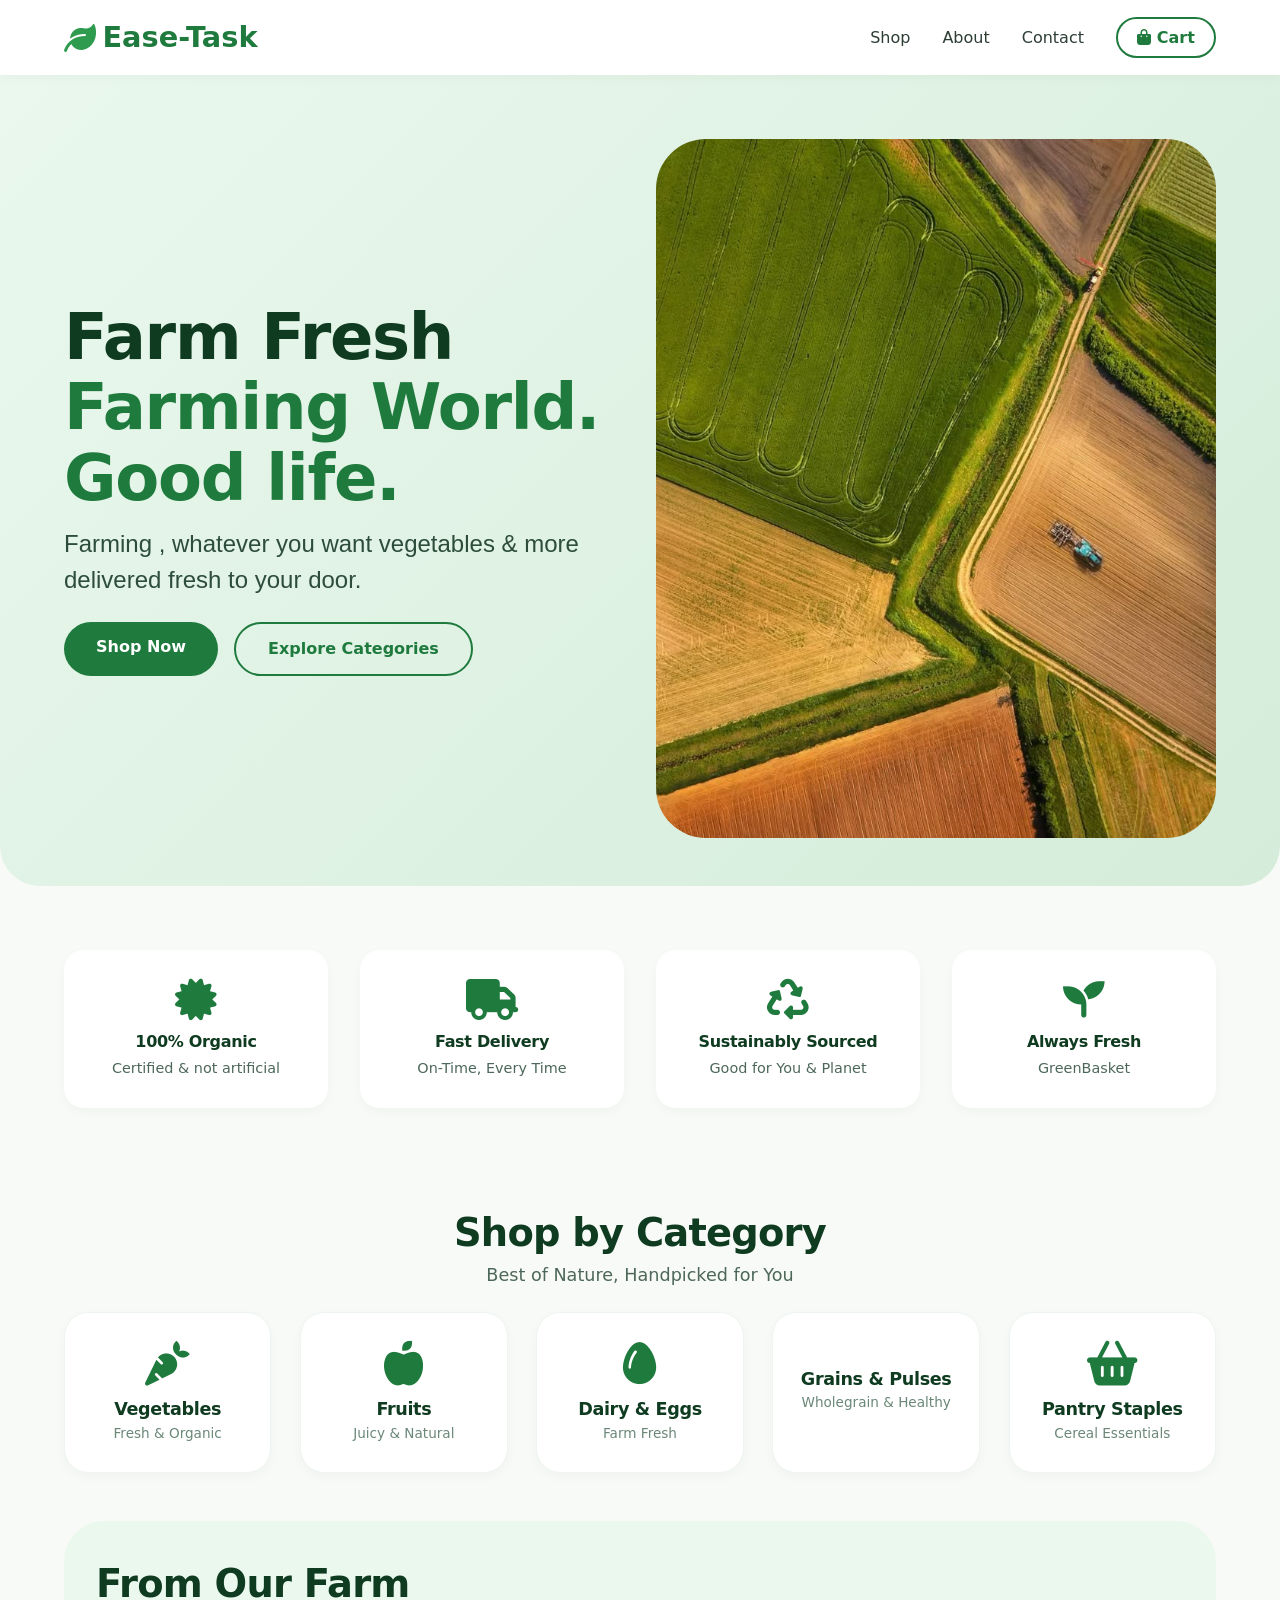
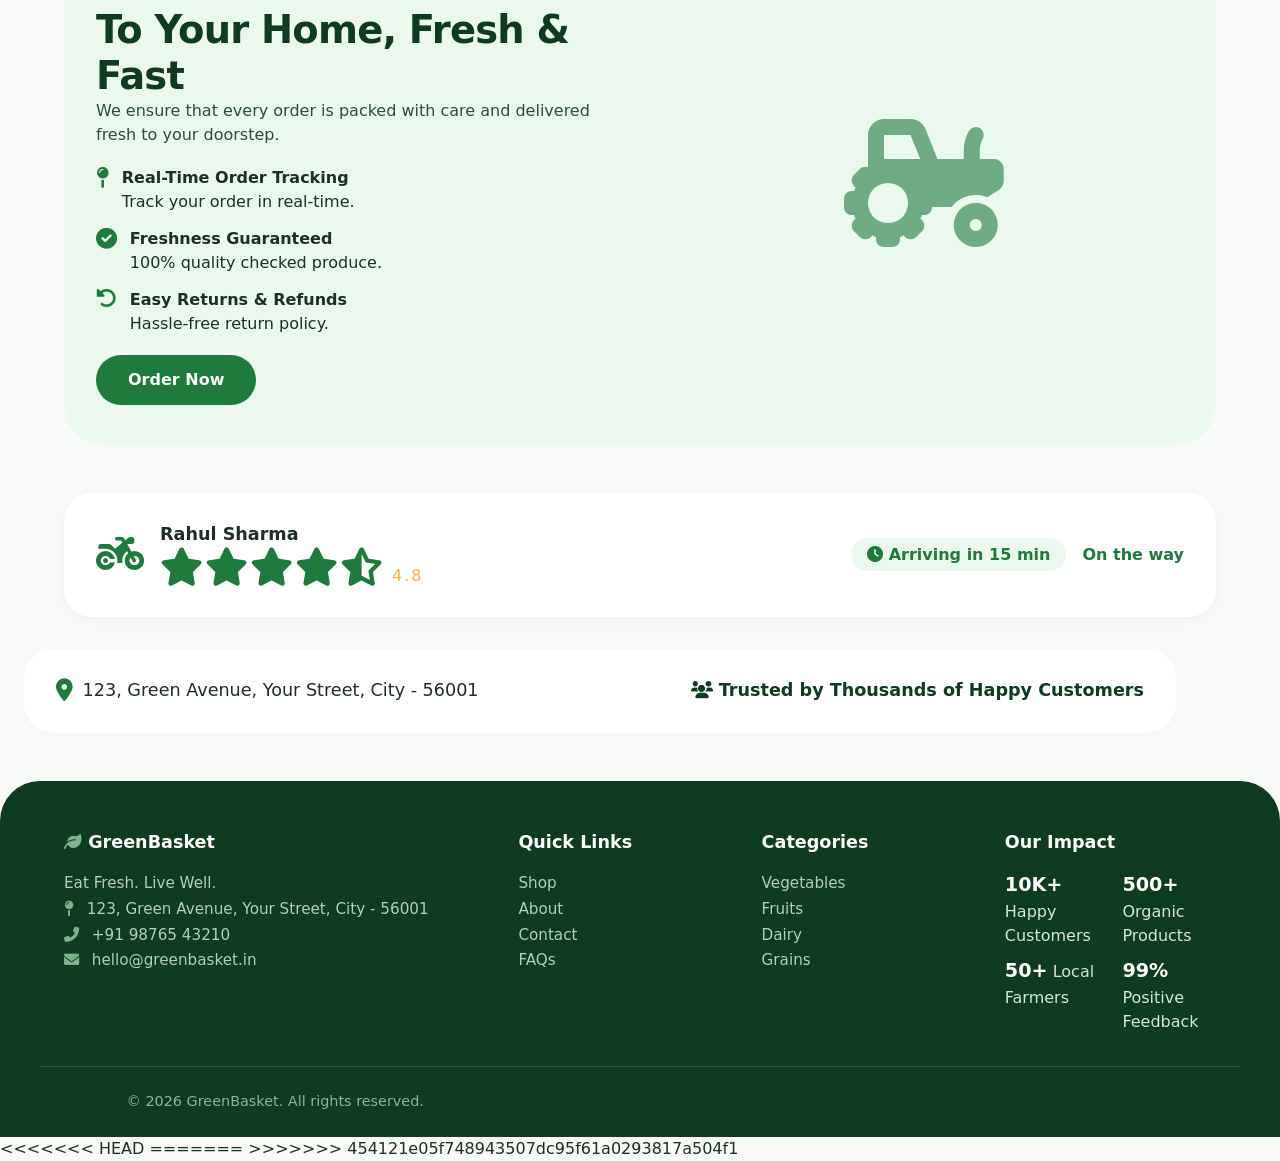
<file: index.html>
<!DOCTYPE html>
<html lang="en">
<head>
  <meta charset="UTF-8">
  <meta name="viewport" content="width=device-width, initial-scale=1.0">
  <title>GreenBasket – Fresh Organic</title>
  <link rel="stylesheet" href="https://cdnjs.cloudflare.com/ajax/libs/font-awesome/6.0.0-beta3/css/all.min.css">
  <link rel="stylesheet" href="restau.css">
</head>
<body>

<header class="header">
  <div class="container">
    <div class="logo">
      <i class="fas fa-leaf"></i> Ease-Task
    </div>
    <nav class="nav">
      <a href="#">Shop</a>
      <a href="aboutus.html">About</a>
      <a href="#">Contact</a>
      <a href="#" class="btn-outline"><i class="fas fa-shopping-bag"></i> Cart</a>
    </nav>
  </div>
</header>

<main>
 
  <section class="hero">
    <div class="container">
      <div class="hero-text">
        <h1>Farm Fresh<br><span>Farming World. Good life.</span></h1>
        <p class="sub">Farming , whatever you want vegetables & more delivered fresh to your door.</p>
        <div class="hero-buttons">
          <a href="#" class="btn">Shop Now</a>
          <a href="#" class="btn btn-outline-dark">Explore Categories</a>
        </div>
      </div>
      <div class="hero-image">
       <img src="Graphics/farm1.jpg" alt="" srcset="">
      </div>
    </div>
  </section>

 
  <section class="features">
    <div class="container features-grid">
      <div class="feature-item">
        <i class="fas fa-certificate"></i>
        <h3>100% Organic</h3>
        <p>Certified &amp; not artificial</p>
      </div>
      <div class="feature-item">
        <i class="fas fa-truck"></i>
        <h3>Fast Delivery</h3>
        <p>On-Time, Every Time</p>
      </div>
      <div class="feature-item">
        <i class="fas fa-recycle"></i>
        <h3>Sustainably Sourced</h3>
        <p>Good for You &amp; Planet</p>
      </div>
      <div class="feature-item">
        <i class="fas fa-seedling"></i>
        <h3>Always Fresh</h3>
        <p>GreenBasket</p>
      </div>
    </div>
  </section>

  
  <div class="container">
    <div class="section-title">
      <h2>Shop by Category</h2>
      <p>Best of Nature, Handpicked for You</p>
    </div>
    <div class="category-grid">
      <div class="category-card">
        <i class="fas fa-carrot"></i>
        <h3>Vegetables</h3>
        <p>Fresh &amp; Organic</p>
      </div>
      <div class="category-card">
        <i class="fas fa-apple-alt"></i>
        <h3>Fruits</h3>
        <p>Juicy &amp; Natural</p>
      </div>
      <div class="category-card">
        <i class="fas fa-egg"></i>
        <h3>Dairy &amp; Eggs</h3>
        <p>Farm Fresh</p>
      </div>
      <div class="category-card">
        <i class="fas fa-wheat-alt"></i>
        <h3>Grains &amp; Pulses</h3>
        <p>Wholegrain &amp; Healthy</p>
      </div>
      <div class="category-card">
        <i class="fas fa-shopping-basket"></i>
        <h3>Pantry Staples</h3>
        <p>Cereal Essentials</p>
      </div>
    </div>
  </div>

  
  <div class="container">
    <div class="farm-section">
      <div class="farm-text">
        <h2>From Our Farm <br>To Your Home, Fresh &amp; Fast</h2>
        <p style="color: #2d4d3a; margin-bottom: 1rem;">We ensure that every order is packed with care and delivered fresh to your doorstep.</p>
        <ul>
          <li><i class="fas fa-map-pin"></i> <span><strong>Real-Time Order Tracking</strong><br>Track your order in real-time.</span></li>
          <li><i class="fas fa-check-circle"></i> <span><strong>Freshness Guaranteed</strong><br>100% quality checked produce.</span></li>
          <li><i class="fas fa-undo-alt"></i> <span><strong>Easy Returns &amp; Refunds</strong><br>Hassle-free return policy.</span></li>
        </ul>
        <a href="#" class="btn">Order Now</a>
      </div>
      <div class="farm-image">
        <i class="fas fa-tractor"></i>
      </div>
    </div>
  </div>

  <div class="container">
    <div class="delivery-status">
      <div class="delivery-left">
        <i class="fas fa-motorcycle"></i>
        <div>
          <div class="name">Rahul Sharma</div>
          <div class="stars"><i class="fas fa-star"></i><i class="fas fa-star"></i><i class="fas fa-star"></i><i class="fas fa-star"></i><i class="fas fa-star-half-alt"></i> 4.8</div>
        </div>
      </div>
      <div class="delivery-right">
        <span class="time"><i class="fas fa-clock"></i> Arriving in 15 min</span>
        <span style="color:#1f7a3d; font-weight:600;">On the way</span>
      </div>
    </div>
  </div>

  <div class="container" style="margin: 2rem 0;">
    <div style="background:#fff; border-radius:30px; padding: 1.8rem 2rem; box-shadow:0 4px 12px rgba(0,0,0,0.02);">
      <p style="font-size: 1.1rem; display: flex; align-items: center; gap: 0.6rem; flex-wrap: wrap;">
        <i class="fas fa-map-marker-alt" style="color:#1f7a3d; font-size:1.4rem;"></i>
        123, Green Avenue, Your Street, City - 56001
        <span style="margin-left: auto; color:#0f3b20; font-weight:600;"><i class="fas fa-users"></i> Trusted by Thousands of Happy Customers</span>
      </p>
    </div>
  </div>
</main>

<footer class="footer">
  <div class="container">
    <div>
      <h4><i class="fas fa-leaf" style="color:#7cb38d;"></i> GreenBasket</h4>
      <p style="margin-top: 0.4rem;">Eat Fresh. Live Well.</p>
      <div class="address">
        <p><i class="fas fa-map-pin"></i> 123, Green Avenue, Your Street, City - 56001</p>
        <p><i class="fas fa-phone-alt"></i> +91 98765 43210</p>
        <p><i class="fas fa-envelope"></i> hello@greenbasket.in</p>
      </div>
    </div>
    <div>
      <h4>Quick Links</h4>
      <ul>
        <li><a href="#" style="color:#b3cebb;">Shop</a></li>
        <li><a href="#" style="color:#b3cebb;">About</a></li>
        <li><a href="#" style="color:#b3cebb;">Contact</a></li>
        <li><a href="#" style="color:#b3cebb;">FAQs</a></li>
      </ul>
    </div>
    <div>
      <h4>Categories</h4>
      <ul>
        <li><a href="#" style="color:#b3cebb;">Vegetables</a></li>
        <li><a href="#" style="color:#b3cebb;">Fruits</a></li>
        <li><a href="#" style="color:#b3cebb;">Dairy</a></li>
        <li><a href="#" style="color:#b3cebb;">Grains</a></li>
      </ul>
    </div>
    <div>
      <h4>Our Impact</h4>
      <div class="stats">
        <div><span>10K+</span> Happy Customers</div>
        <div><span>500+</span> Organic Products</div>
        <div><span>50+</span> Local Farmers</div>
        <div><span>99%</span> Positive Feedback</div>
      </div>
    </div>
  </div>
  <div class="footer-bottom container">
    &copy; 2026 GreenBasket. All rights reserved.
  </div>
</footer>

</body>
<<<<<<< HEAD
</html>
=======
</html>
>>>>>>> 454121e05f748943507dc95f61a0293817a504f1
</file>
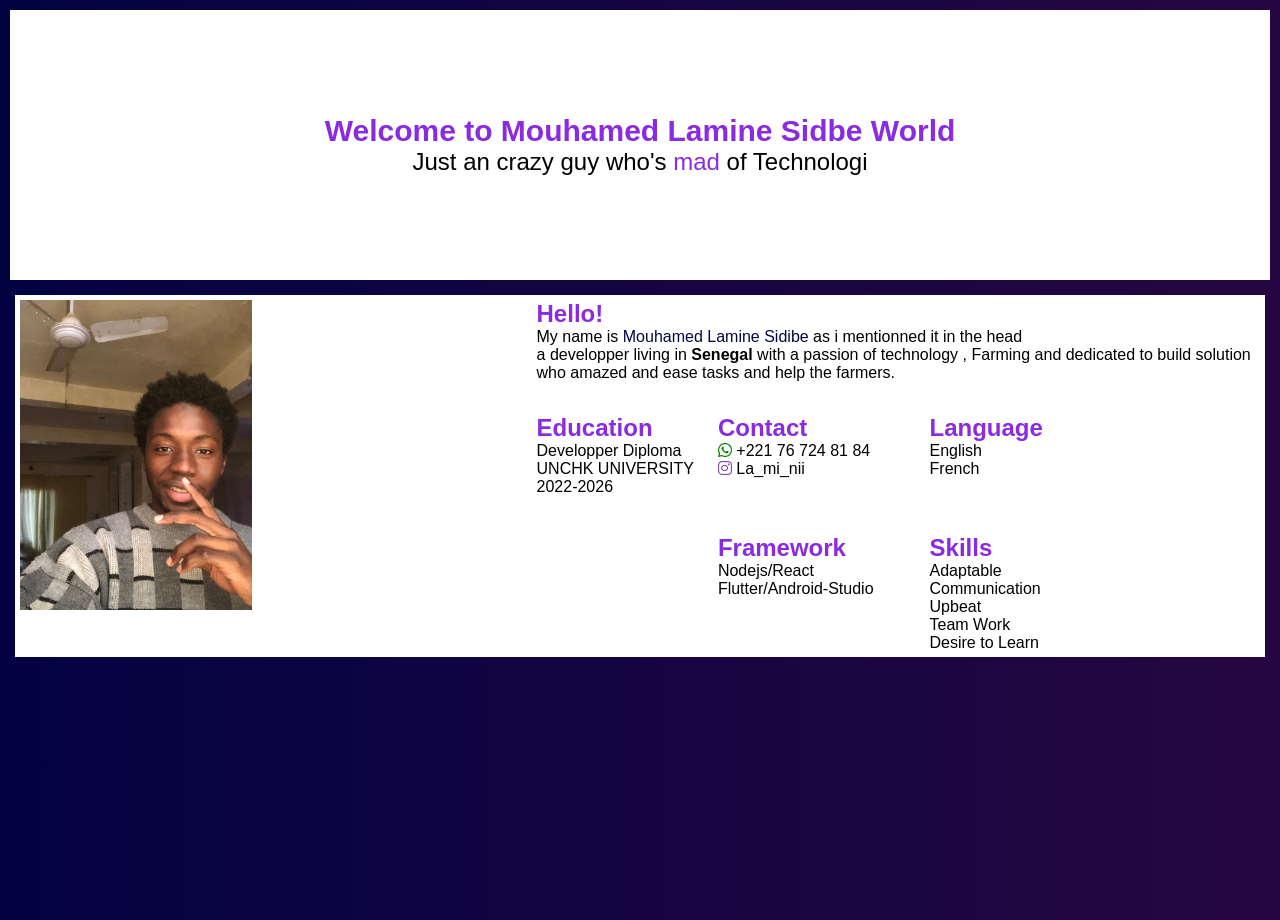
<file: aboutus.html>
<!DOCTYPE html>
<html lang="en">
<head>
    <meta charset="UTF-8">
    <meta name="viewport" content="width=device-width, initial-scale=1.0">
    <link rel="stylesheet" href="https://cdnjs.cloudflare.com/ajax/libs/font-awesome/6.0.0-beta3/css/all.min.css">
    <link rel="stylesheet" href="aboutus.css">
    <title>LMN-INDUSTRY</title>
</head>
<body>
<header>
    <h2>Welcome to Mouhamed Lamine Sidbe World</h2>
    <p>Just an crazy guy who's <span> mad</span> of Technologi</p>
</header>

<main>

    <section id="First">

        <div class="sideg">
            <img src="Graphics/lmn.jpg" alt="" srcset="">
        </div>

        <div class="person">
            <div class="text">
                <h2>Hello!</h2>
                <p>My name is <span> Mouhamed Lamine Sidibe</span> as i mentionned it in the head <br> 
                a developper living in <strong> Senegal</strong> with a passion of technology , Farming and dedicated to build 
                solution who amazed and ease tasks and help the farmers.
                </p>
            </div>
            <div class="expnd">
                <div class="myinfos">
                    <h2>Education</h2>
                    <div class="infos">Developper Diploma</div>
                    <div class="infos">UNCHK UNIVERSITY</div>
                    <div class="infos">2022-2026</div>
                </div>
                <div class="card">
                    <div class="pp">
                        <h2>Contact</h2>
                        <p> <i class="fab fa-whatsapp" style="color: green;"> </i> +221 76 724 81 84</p>
                        <p> <i class="fab fa-instagram" style="color: rgb(124, 81, 165);"></i> La_mi_nii</p>
                    </div>
                    <div class="pp">
                        <h2>Language</h2>
                        <p>English</p>
                        <p>French</p>
                        
                    </div>
                    <div class="pp">
                        <h2>Framework</h2>
                        <p>Nodejs/React</p>
                        <p>Flutter/Android-Studio</p>
                    </div>
                    <div class="pp">
                        <h2>Skills</h2>
                        <p>Adaptable</p>
                        <p>Communication</p>
                        <p>Upbeat</p>
                        <p>Team Work</p>
                        <p>Desire to Learn</p>           
                    </div>
                </div>
                
            </div>
                       
        </div>
               
    </section>
</main>
</body>
</html>
</file>
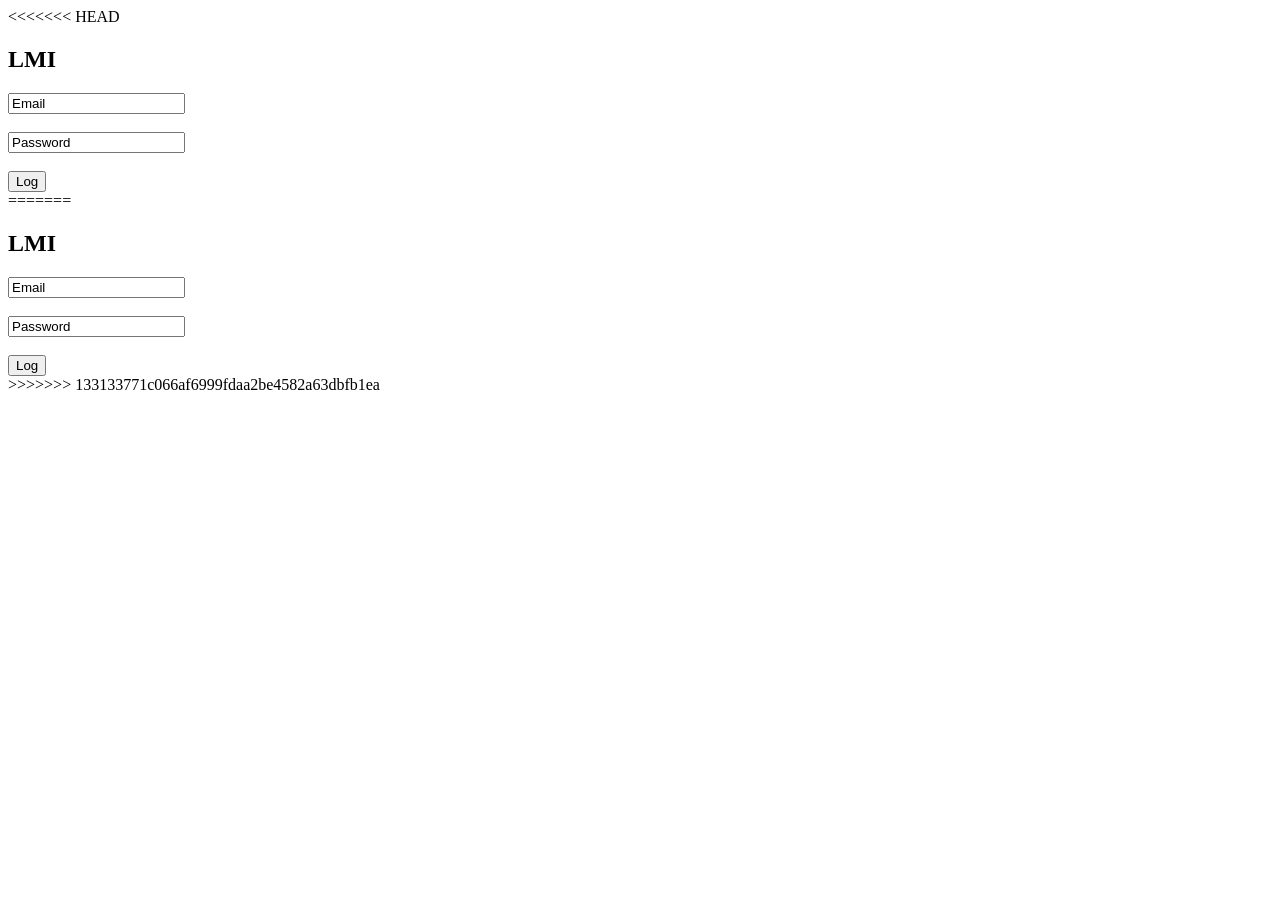
<file: Forms.html>
<<<<<<< HEAD
<!DOCTYPE html>
<html lang="en">
<head>
    <meta charset="UTF-8">
    <meta name="viewport" content="width=device-width, initial-scale=1.0">
    <link rel="stylesheet" href="Forms.css">
    <title></title>
</head>
<body>
    <section>
        <div class="part1">           
        </div>
        <div class="part2">
            <div class="partp">
                <h2>LMI</h2>
                <input type="text" value="Email"><br><br>
                <input type="text" value="Password"><br><br>
                <button>Log</button> 
            </div>            
        </div>
    </section>
</body>
=======
<!DOCTYPE html>
<html lang="en">
<head>
    <meta charset="UTF-8">
    <meta name="viewport" content="width=device-width, initial-scale=1.0">
    <link rel="stylesheet" href="Forms.css">
    <title></title>
</head>
<body>
    <section>
        <div class="part1">           
        </div>
        <div class="part2">
            <div class="partp">
                <h2>LMI</h2>
                <input type="text" value="Email"><br><br>
                <input type="text" value="Password"><br><br>
                <button>Log</button> 
            </div>            
        </div>
    </section>
</body>
>>>>>>> 133133771c066af6999fdaa2be4582a63dbfb1ea
</html>
</file>
<file: restau.css>
* {
      margin: 0;
      padding: 0;
      box-sizing: border-box;
    }

    body {
      font-family: 'Segoe UI', Roboto, system-ui, sans-serif;
      background: #f8faf7;
      color: #1e2f23;
      line-height: 1.5;
    }

    .container {
      max-width: 1200px;
      margin: 0 auto;
      padding: 0 1.5rem;
    }

    h1, h2, h3 {
      font-weight: 600;
      letter-spacing: -0.02em;
    }

    img {
      max-width: 100%;
      height: auto;
      display: block;
      border-radius: 50px;
    }

    a {
      text-decoration: none;
      color: inherit;
    }

    /* ---------- Header ---------- */
    .header {
      background: #ffffff;
      box-shadow: 0 2px 12px rgba(0, 0, 0, 0.04);
      padding: 1rem 0;
      position: sticky;
      top: 0;
      z-index: 100;
    }

    .header .container {
      display: flex;
      justify-content: space-between;
      align-items: center;
      flex-wrap: wrap;
      gap: 1rem;
    }

    .logo {
      display: flex;
      align-items: center;
      gap: 0.4rem;
      font-size: 1.8rem;
      font-weight: 700;
      color: #1f7a3d;
    }
    .logo i {
      font-size: 2rem;
      color: #2e9b4e;
    }

    .nav {
      display: flex;
      gap: 2rem;
      align-items: center;
    }
    .nav a {
      font-weight: 500;
      color: #2d3e34;
      transition: color 0.2s;
    }
    .nav a:hover {
      color: #1f7a3d;
    }
    .nav .btn-outline {
      border: 2px solid #1f7a3d;
      padding: 0.4rem 1.2rem;
      border-radius: 30px;
      color: #1f7a3d;
      font-weight: 600;
      transition: 0.2s;
    }
    .nav .btn-outline:hover {
      background: #1f7a3d;
      color: #fff;
    }

    .hero {
      padding: 4rem 0 3rem;
      background:linear-gradient(135deg, #eaf8ee 0%, #d4ecd9 100%);
      border-radius: 0 0 40px 40px;
      margin-bottom: 2rem;
    }
    .hero .container {
      display: grid;
      grid-template-columns: 1fr 1fr;
      gap: 2rem;
      align-items: center;
    }
    .hero-text h1 {
      font-size: clamp(2.4rem, 5vw, 4rem);
      line-height: 1.1;
      color: #0f3b20;
    }
    .hero-text h1 span {
      color: #1f7a3d;
    }
    .hero-text .sub {
      font-family: 'Gill Sans', 'Gill Sans MT', Calibri, 'Trebuchet MS', sans-serif;
      font-size: 1.5rem;
      margin: 0.8rem 0 1.5rem;
      color: #2d4d3a;
    }
    .hero-buttons {
      display: flex;
      flex-wrap: wrap;
      gap: 1rem;
    }
    .btn {
      display: inline-block;
      padding: 0.8rem 2rem;
      border-radius: 40px;
      font-weight: 600;
      transition: 0.2s;
      border: none;
      cursor: pointer;
      background: #1f7a3d;
      color: #fff;
    }
    .btn:hover {
      background: #14632e;
      transform: translateY(-2px);
      box-shadow: 0 8px 20px rgba(31, 122, 61, 0.3);
    }
    .btn-outline-dark {
      background: transparent;
      border: 2px solid #1f7a3d;
      color: #1f7a3d;
    }
    .btn-outline-dark:hover {
      background: #1f7a3d;
      color: #fff;
    }
    .hero-image {
      display: flex;
      justify-content: center;
      align-items: center;      
    }
    .hero-image > image {    
      opacity: 0.7;
    }


    .features {
      padding: 2rem 0 3rem;
    }
    .features-grid {
      display: grid;
      grid-template-columns: repeat(auto-fit, minmax(180px, 1fr));
      gap: 2rem;
      text-align: center;
    }
    .feature-item {
      background: #fff;
      padding: 1.8rem 0.5rem;
      border-radius: 20px;
      box-shadow: 0 4px 12px rgba(0,0,0,0.03);
      transition: 0.2s;
    }
    .feature-item:hover {
      transform: scale(1.02);
      box-shadow: 0 8px 24px rgba(0,0,0,0.06);
    }
    .feature-item i {
      font-size: 2.6rem;
      color: #1f7a3d;
      margin-bottom: 0.6rem;
    }
    .feature-item h3 {
      font-size: 1rem;
      margin-bottom: 0.2rem;
      color: #0f3b20;
    }
    .feature-item p {
      font-size: 0.9rem;
      color: #4d685a;
    }

    .section-title {
      text-align: center;
      margin: 3rem 0 1.5rem;
    }
    .section-title h2 {
      font-size: clamp(1.8rem, 3vw, 2.6rem);
      color: #0f3b20;
    }
    .section-title p {
      color: #4d685a;
      font-size: 1.1rem;
    }

   
    .category-grid {
      display: grid;
      grid-template-columns: repeat(auto-fit, minmax(170px, 1fr));
      gap: 1.8rem;
    }
    .category-card {
      background: #fff;
      padding: 1.8rem 0.5rem;
      border-radius: 24px;
      text-align: center;
      box-shadow: 0 4px 12px rgba(0,0,0,0.03);
      transition: 0.25s;
      border: 1px solid #eef5f0;
    }
    .category-card:hover {
      border-color: #1f7a3d;
      transform: translateY(-6px);
    }
    .category-card i {
      font-size: 2.8rem;
      color: #1f7a3d;
      margin-bottom: 0.6rem;
    }
    .category-card h3 {
      font-size: 1.1rem;
      color: #0f3b20;
    }
    .category-card p {
      font-size: 0.85rem;
      color: #6a8777;
    }

   
    .farm-section {
      background: #eaf8ee;
      border-radius: 40px;
      padding: 2.5rem 2rem;
      margin: 3rem 0;
      display: grid;
      grid-template-columns: 1fr 1fr;
      gap: 3rem;
      align-items: center;
    }
    .farm-text h2 {
      font-size: clamp(1.8rem, 3vw, 2.4rem);
      color: #0f3b20;
      line-height: 1.2;
    }
    .farm-text ul {
      list-style: none;
      margin: 1.2rem 0;
    }
    .farm-text li {
      display: flex;
      gap: 0.8rem;
      align-items: flex-start;
      margin-bottom: 0.8rem;
      font-size: 1rem;
    }
    .farm-text li i {
      color: #1f7a3d;
      font-size: 1.3rem;
      margin-top: 0.1rem;
    }
    .farm-image {
      display: flex;
      justify-content: center;
    }
    .farm-image i {
      font-size: 8rem;
      color: #1f7a3d;
      opacity: 0.6;
    }

    
    .delivery-status {
      background: #fff;
      border-radius: 28px;
      padding: 1.8rem 2rem;
      box-shadow: 0 4px 16px rgba(0,0,0,0.04);
      margin: 2rem 0;
      display: flex;
      flex-wrap: wrap;
      justify-content: space-between;
      align-items: center;
      gap: 1rem;
    }
    .delivery-left {
      display: flex;
      align-items: center;
      gap: 1rem;
    }
    .delivery-left i {
      font-size: 2.4rem;
      color: #1f7a3d;
    }
    .delivery-left .name {
      font-weight: 600;
      font-size: 1.1rem;
    }
    .delivery-left .stars {
      color: #f5b342;
      letter-spacing: 2px;
    }
    .delivery-right {
      display: flex;
      align-items: center;
      gap: 1rem;
    }
    .delivery-right .time {
      font-weight: 600;
      color: #1f7a3d;
      background: #eaf8ee;
      padding: 0.3rem 1rem;
      border-radius: 30px;
    }

    .footer {
      background: #0f3b20;
      color: #d4e6d6;
      padding: 3rem 0 1.5rem;
      margin-top: 3rem;
      border-radius: 40px 40px 0 0;
    }
    .footer .container {
      display: grid;
      grid-template-columns: 2fr 1fr 1fr 1fr;
      gap: 2rem;
    }
    .footer h4 {
      color: #fff;
      margin-bottom: 1rem;
      font-size: 1.1rem;
    }
    .footer p, .footer li {
      font-size: 0.95rem;
      line-height: 1.7;
      color: #b3cebb;
    }
    .footer ul {
      list-style: none;
    }
    .footer .address i {
      margin-right: 0.5rem;
      color: #7cb38d;
    }
    .footer .stats {
      display: grid;
      grid-template-columns: 1fr 1fr;
      gap: 0.6rem 1.5rem;
      margin-top: 0.5rem;
    }
    .footer .stats span {
      font-weight: 600;
      color: #fff;
      font-size: 1.2rem;
    }
    .footer-bottom {
      text-align: center;
      border-top: 1px solid #285a3b;
      padding-top: 1.5rem;
      margin-top: 2rem;
      font-size: 0.9rem;
      color: #92b09e;
    }

    
    @media (max-width: 768px) {
      .header .container {
        flex-direction: column;
        align-items: stretch;
        gap: 0.8rem;
      }
      .nav {
        flex-wrap: wrap;
        justify-content: center;
        gap: 1rem;
      }
      .hero .container {
        grid-template-columns: 1fr;
        text-align: center;
      }
      .hero-buttons {
        justify-content: center;
      }
      .farm-section {
        grid-template-columns: 1fr;
        text-align: center;
      }
      .farm-text li {
        justify-content: center;
      }
      .footer .container {
        grid-template-columns: 1fr;
        gap: 2rem;
      }
      .delivery-status {
        flex-direction: column;
        align-items: stretch;
        text-align: center;
      }
      .delivery-left {
        flex-wrap: wrap;
        justify-content: center;
      }
      .delivery-right {
        justify-content: center;
      }
    }

    @media (max-width: 480px) {
      .features-grid {
        grid-template-columns: 1fr 1fr;
      }
      .category-grid {
        grid-template-columns: 1fr 1fr;
      }
<<<<<<< HEAD
   }
=======
   }
>>>>>>> 454121e05f748943507dc95f61a0293817a504f1
</file>
<file: aboutus.css>
*{
    padding: 0;
    margin: 0;
    box-sizing: border-box;
}

body{

min-height: 100vh;
margin:10px;
background: linear-gradient(to right, rgb(3, 3, 66),rgb(37, 7, 65));
font-family: 'Gill Sans', 'Gill Sans MT', Calibri, 'Trebuchet MS', sans-serif; 


}

h2{

    color: blueviolet;
}

img {
      max-width: 45%;
      height: auto;
      display: block;
    }

header{
    width: auto;
    height: 30vh;
    padding: 15px 5px;
    background-color: white;
    text-align: center;
    align-content: center;
    h2{
       
        font-size: 30px;

    }

    p{
       
        font-size: 1.5rem;
    }
    span{
        color: blueviolet;
    }
}

main{
    display: grid;
    place-items: center;
    padding: 15px 5px;
    #First{
        place-self: center;
        background-color:white;
        display: flex;
        padding: 5px;
    }

    .text{
        span{
          font-family: 'Lucida Sans', 'Lucida Sans Regular', 'Lucida Grande', 'Lucida Sans Unicode', Geneva, Verdana, sans-serif;
          color:rgb(6, 6, 67);  
        }
        
    }
    .expnd{
        margin-top: 2rem;
        display: flex;
        gap: 1.5rem;

        .card{

            display: grid;
            grid-template-columns: 1fr 1fr;
            gap: 3.5rem;
        }
    }

    

}

.person{
    align-content: center;
}

@media(max-width:500px){

    .expnd{

        flex-direction: column;
        align-items: center;
        gap: .55rem;
    }
    .card{

        flex-direction: grid;
        gap: .55rem;
    }
    img{

        width: 30%;
        height: auto;
        margin-left: 15vh;
    }
    
   #First{
    flex-direction: column;

   }

}
</file>
<file: Forms.css>
<<<<<<< HEAD
section{
    display: flex;
    justify-content: center;
    .part1{
        background-image: url(pic6.jpg);
        background-repeat: no-repeat;
        background-size: 100% 100%;
        width: 650px;
        height: 650px;
        border-radius: 15px;
    }


    .part2{
        border: 2px solid black;
        border-radius: 15px;
        padding: 50px;
        align-content: center;
        h2{
            font-family: 'Gill Sans', 'Gill Sans MT', Calibri, 'Trebuchet MS', sans-serif;
            text-align: center;
            color: blueviolet;
        }
        input{
            padding: 15px;
            border-radius: 5px;
            text-align: center;
        }
        button{
            font-family: 'Gill Sans', 'Gill Sans MT', Calibri, 'Trebuchet MS', sans-serif;
            width: 200px;
            padding: 5px;
            border-radius: 10px;
            border: 1px solid white;
            background-color: blueviolet;
            color: white;
        }
    }
=======
section{
    display: flex;
    justify-content: center;
    .part1{
        background-image: url(pic6.jpg);
        background-repeat: no-repeat;
        background-size: 100% 100%;
        width: 650px;
        height: 650px;
        border-radius: 15px;
    }


    .part2{
        border: 2px solid black;
        border-radius: 15px;
        padding: 50px;
        align-content: center;
        h2{
            font-family: 'Gill Sans', 'Gill Sans MT', Calibri, 'Trebuchet MS', sans-serif;
            text-align: center;
            color: blueviolet;
        }
        input{
            padding: 15px;
            border-radius: 5px;
            text-align: center;
        }
        button{
            font-family: 'Gill Sans', 'Gill Sans MT', Calibri, 'Trebuchet MS', sans-serif;
            width: 200px;
            padding: 5px;
            border-radius: 10px;
            border: 1px solid white;
            background-color: blueviolet;
            color: white;
        }
    }
>>>>>>> 133133771c066af6999fdaa2be4582a63dbfb1ea
}
</file>
